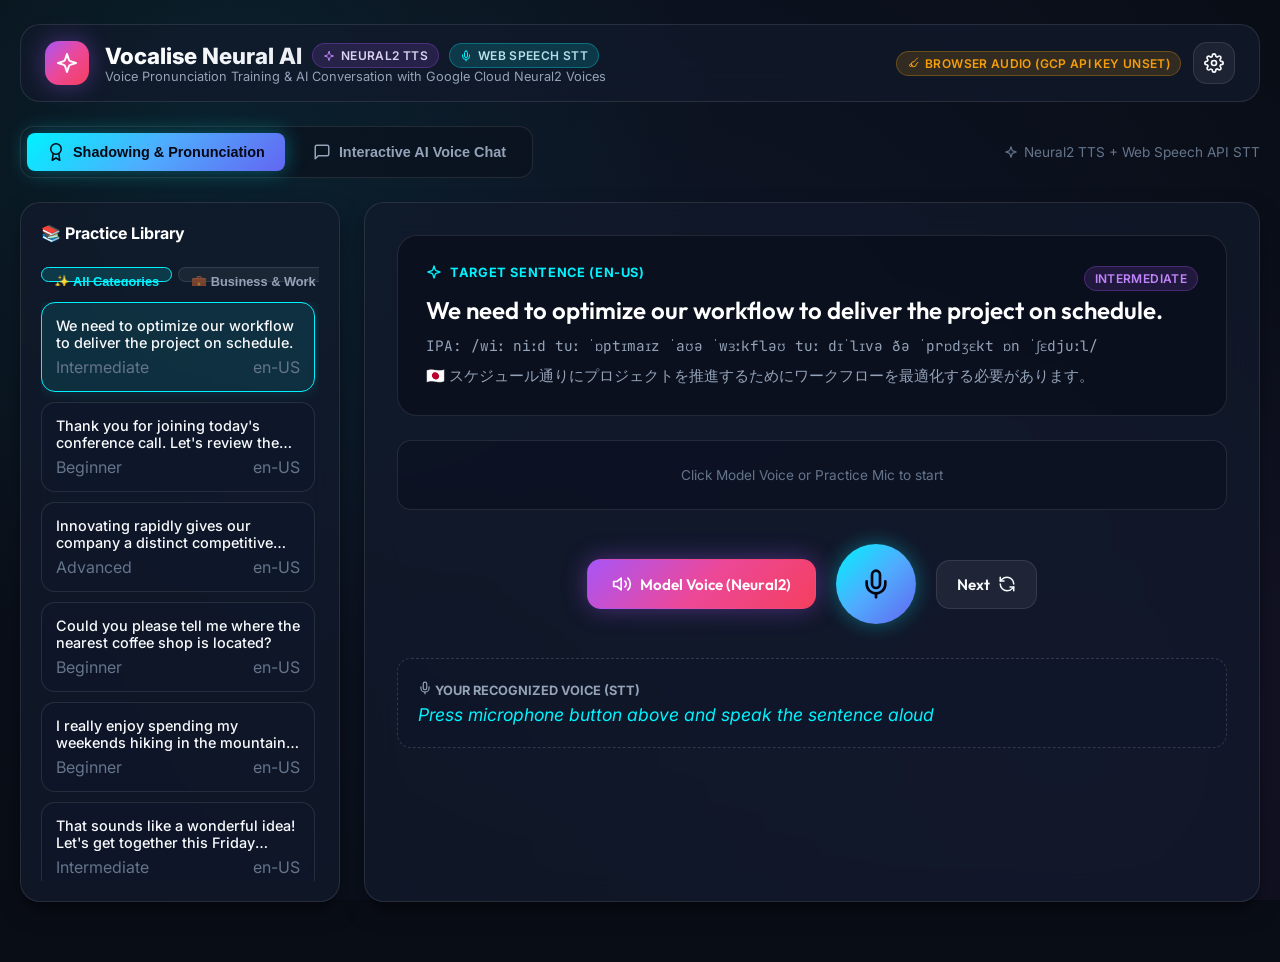
<file: vocalise-neural-app/index.html>
<!DOCTYPE html>
<html lang="ja">
<head>
  <meta charset="UTF-8" />
  <meta name="viewport" content="width=device-width, initial-scale=1.0" />
  <title>Vocalise Neural AI - Voice Practice & AI Conversation (Neural2 TTS + Web Speech STT)</title>
  <meta name="description" content="AI Voice Practice and Shadowing App combining Web Speech API Speech-to-Text and Google Cloud Neural2 Text-to-Speech voices." />

  <!-- Stylesheets -->
  <link rel="stylesheet" href="styles/main.css" />
  <link rel="stylesheet" href="styles/components.css" />

  <!-- Favicon -->
  <link rel="icon" type="image/svg+xml" href="data:image/svg+xml,<svg xmlns='http://www.w3.org/2000/svg' viewBox='0 0 24 24' fill='%2300f2fe'><path d='M12 2a3 3 0 0 0-3 3v7a3 3 0 0 0 6 0V5a3 3 0 0 0-3-3z'/><path d='M19 10v2a7 7 0 0 1-14 0v-2'/></svg>" />
</head>
<body>
  <div id="app"></div>

  <!-- ES Module Application -->
  <script type="module" src="js/app.js"></script>
</body>
</html>
</file>
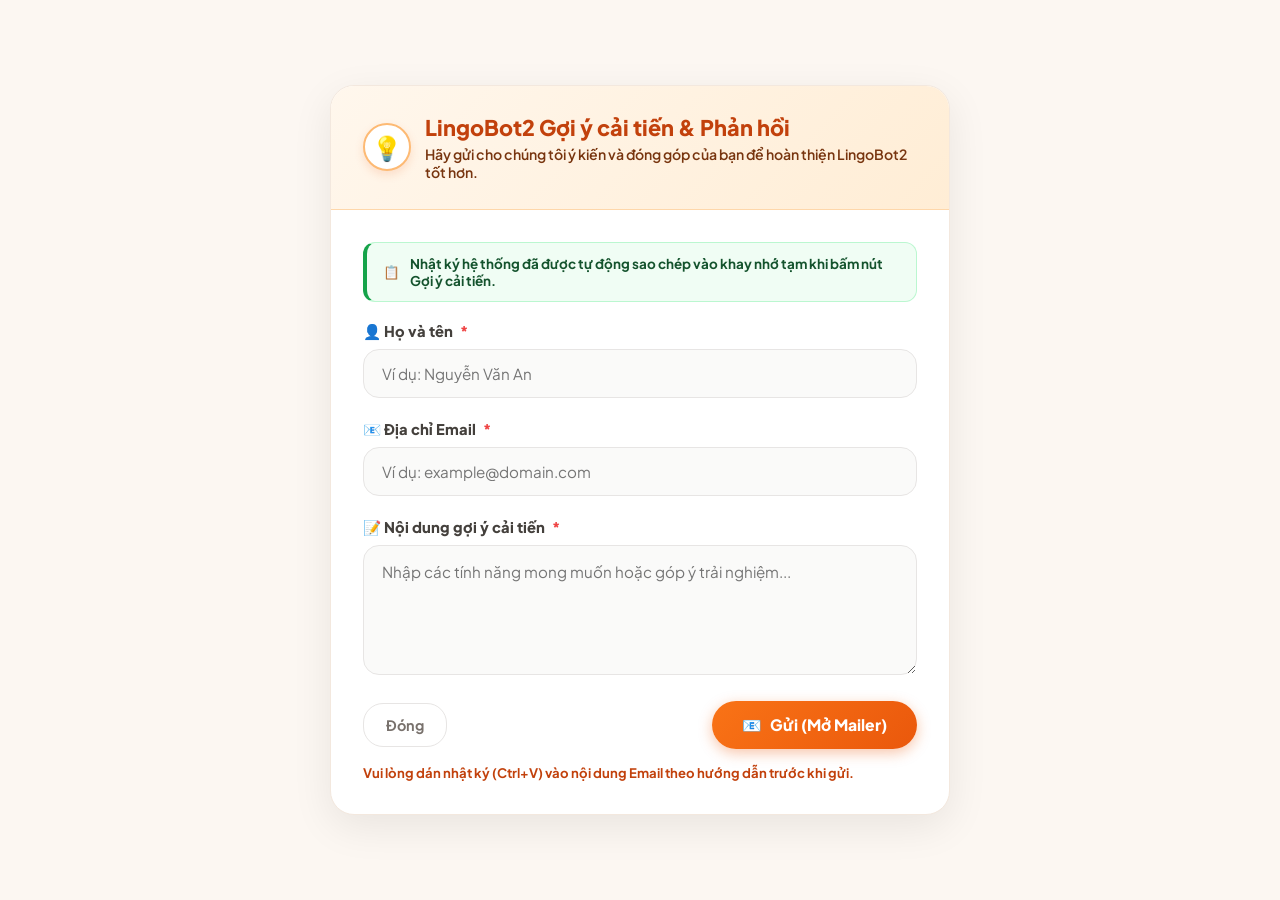
<file: public/feedback.html>
<!DOCTYPE html>
<html lang="ja">
<head>
    <meta charset="UTF-8">
    <meta name="viewport" content="width=device-width, initial-scale=1.0">
    <title>LingoBot2 - 改善提案 / Feedback</title>
    <link rel="preconnect" href="https://fonts.googleapis.com">
    <link rel="preconnect" href="https://fonts.gstatic.com" crossorigin>
    <link href="https://fonts.googleapis.com/css2?family=Plus+Jakarta+Sans:wght@400;500;600;700;800&display=swap" rel="stylesheet">
    <style>
        * {
            box-sizing: border-box;
            margin: 0;
            padding: 0;
        }
        body {
            font-family: 'Plus Jakarta Sans', -apple-system, BlinkMacSystemFont, sans-serif;
            background-color: #fcf7f2;
            color: #1c1917;
            display: flex;
            justify-content: center;
            align-items: center;
            min-height: 100vh;
            padding: 20px;
        }
        .feedback-card {
            background: #ffffff;
            width: 100%;
            max-width: 620px;
            border-radius: 24px;
            box-shadow: 0 12px 40px rgba(0, 0, 0, 0.08);
            border: 1px solid #f3e8de;
            overflow: hidden;
        }
        .feedback-header {
            background: linear-gradient(135deg, #fff7ed, #ffedd5);
            padding: 28px 32px;
            border-bottom: 1px solid #fed7aa;
            display: flex;
            align-items: center;
            gap: 14px;
        }
        .brand-icon {
            width: 48px;
            height: 48px;
            border-radius: 50%;
            background: #ffffff;
            border: 2px solid #fdba74;
            display: flex;
            align-items: center;
            justify-content: center;
            font-size: 1.5rem;
            box-shadow: 0 4px 10px rgba(234, 88, 12, 0.15);
            flex-shrink: 0;
        }
        .header-title-group h1 {
            font-size: 1.35rem;
            font-weight: 800;
            color: #c2410c;
        }
        .header-title-group p {
            font-size: 0.88rem;
            color: #78350f;
            margin-top: 4px;
            font-weight: 600;
        }
        .feedback-body {
            padding: 32px;
        }
        .form-group {
            margin-bottom: 22px;
        }
        .form-label {
            display: block;
            font-size: 0.92rem;
            font-weight: 800;
            color: #44403c;
            margin-bottom: 8px;
        }
        .form-label span.required {
            color: #ef4444;
            margin-left: 4px;
        }
        .form-input, .form-textarea {
            width: 100%;
            padding: 14px 18px;
            border-radius: 16px;
            border: 1.5px solid #e7e5e4;
            background: #fafaf9;
            font-family: inherit;
            font-size: 0.95rem;
            color: #1c1917;
            outline: none;
            transition: all 0.2s ease;
        }
        .form-input:focus, .form-textarea:focus {
            border-color: #ea580c;
            background: #ffffff;
            box-shadow: 0 0 0 4px rgba(234, 88, 12, 0.12);
        }
        .form-textarea {
            resize: vertical;
            min-height: 130px;
            line-height: 1.6;
        }
        .log-attach-badge {
            background: #f0fdf4;
            border: 1px solid #bbf7d0;
            border-left: 4px solid #16a34a;
            border-radius: 12px;
            padding: 12px 16px;
            font-size: 0.84rem;
            color: #14532d;
            font-weight: 700;
            margin-bottom: 20px;
            display: flex;
            align-items: center;
            gap: 10px;
        }
        .feedback-footer {
            display: flex;
            justify-content: space-between;
            align-items: center;
            margin-top: 10px;
        }
        .btn-submit {
            padding: 14px 30px;
            border-radius: 24px;
            border: none;
            background: linear-gradient(135deg, #f97316, #ea580c);
            color: #ffffff;
            font-family: inherit;
            font-size: 0.98rem;
            font-weight: 800;
            cursor: pointer;
            box-shadow: 0 4px 14px rgba(234, 88, 12, 0.35);
            transition: all 0.2s ease;
            display: inline-flex;
            align-items: center;
            gap: 8px;
        }
        .btn-submit:hover {
            transform: translateY(-2px);
            box-shadow: 0 6px 20px rgba(234, 88, 12, 0.45);
        }
        .btn-close {
            padding: 12px 22px;
            border-radius: 20px;
            border: 1.5px solid #e7e5e4;
            background: #ffffff;
            color: #78716c;
            font-family: inherit;
            font-size: 0.9rem;
            font-weight: 700;
            cursor: pointer;
            transition: all 0.2s ease;
        }
        .btn-close:hover {
            background: #f5f5f4;
            color: #44403c;
        }
        .notice-text {
            font-size: 0.82rem;
            color: #c2410c;
            margin-top: 14px;
            line-height: 1.5;
            font-weight: 700;
        }
    </style>
</head>
<body>
    <div class="feedback-card">
        <header class="feedback-header">
            <div class="brand-icon">💡</div>
            <div class="header-title-group">
                <h1 id="txtTitle">LingoBot2 改善提案・フィードバック</h1>
                <p id="txtSub">より使いやすいアプリを目指して、ご意見・ご要望をお聞かせください。</p>
            </div>
        </header>

        <main class="feedback-body">
            <form id="feedbackForm" onsubmit="handleFeedbackSubmit(event)">
                <!-- Auto Log Clipboard Badge -->
                <div class="log-attach-badge">
                    <span>📋</span>
                    <span id="txtLogBadge">動作ログは「改善提案」ボタン押下時にクリップボードへ自動コピーされています。</span>
                </div>

                <div class="form-group">
                    <label class="form-label" for="userName"><span id="lblUserName">👤 お名前</span> <span class="required">*</span></label>
                    <input type="text" id="userName" class="form-input" placeholder="例: 山田 太郎" required />
                </div>

                <div class="form-group">
                    <label class="form-label" for="userEmail"><span id="lblUserEmail">📧 メールアドレス</span> <span class="required">*</span></label>
                    <input type="email" id="userEmail" class="form-input" placeholder="例: example@domain.com" required />
                </div>

                <div class="form-group">
                    <label class="form-label" for="feedbackContent"><span id="lblContent">📝 改善提案内容</span> <span class="required">*</span></label>
                    <textarea id="feedbackContent" class="form-textarea" placeholder="機能の要望や使いづらい点など、ご自由にご記入ください..." required></textarea>
                </div>

                <div class="feedback-footer">
                    <button type="button" class="btn-close" id="btnClose" onclick="window.close()">閉じる</button>
                    <button type="submit" class="btn-submit" id="btnSubmit">
                        <span>📧</span> <span id="txtSubmitBtn">送信 (メーラー起動)</span>
                    </button>
                </div>

                <p class="notice-text" id="txtNotice">
                    指示にしたがってログを本文に貼り付けてから送ってください。
                </p>
            </form>
        </main>
    </div>

    <script>
        // Multi-language dictionary strictly matching LingoBot2 System UI Language
        const i18nFeedback = {
            "tiếng Nhật": {
                title: "LingoBot2 改善提案・フィードバック",
                sub: "より使いやすいアプリを目指して、ご意見・ご要望をお聞かせください。",
                logBadge: "動作ログは「改善提案」ボタン押下時にクリップボードへ自動コピーされています。",
                lblName: "👤 お名前",
                phName: "例: 山田 太郎",
                lblEmail: "📧 メールアドレス",
                phEmail: "例: example@domain.com",
                lblContent: "📝 改善提案内容",
                phContent: "機能の要望や使いづらい点など、ご自由にご記入ください...",
                btnClose: "閉じる",
                btnSubmit: "送信 (メーラー起動)",
                notice: "指示にしたがってログを本文に貼り付けてから送ってください。",
                placeholderLog: "<-----ここにCtrl＋Vでログをコピーしてください----->"
            },
            "tiếng Việt": {
                title: "LingoBot2 Gợi ý cải tiến & Phản hồi",
                sub: "Hãy gửi cho chúng tôi ý kiến và đóng góp của bạn để hoàn thiện LingoBot2 tốt hơn.",
                logBadge: "Nhật ký hệ thống đã được tự động sao chép vào khay nhớ tạm khi bấm nút Gợi ý cải tiến.",
                lblName: "👤 Họ và tên",
                phName: "Ví dụ: Nguyễn Văn An",
                lblEmail: "📧 Địa chỉ Email",
                phEmail: "Ví dụ: example@domain.com",
                lblContent: "📝 Nội dung gợi ý cải tiến",
                phContent: "Nhập các tính năng mong muốn hoặc góp ý trải nghiệm...",
                btnClose: "Đóng",
                btnSubmit: "Gửi (Mở Mailer)",
                notice: "Vui lòng dán nhật ký (Ctrl+V) vào nội dung Email theo hướng dẫn trước khi gửi.",
                placeholderLog: "<-----Vui lòng Ctrl+V dán nhật ký vào đây----->"
            },
            "tiếng Anh": {
                title: "LingoBot2 Feedback & Suggestions",
                sub: "Help us make LingoBot2 better by sharing your feedback and suggestions.",
                logBadge: "System log has been automatically copied to clipboard when clicking Feedback button.",
                lblName: "👤 Full Name",
                phName: "e.g. John Smith",
                lblEmail: "📧 Email Address",
                phEmail: "e.g. example@domain.com",
                lblContent: "📝 Suggestion / Feedback Details",
                phContent: "Feel free to share feature requests or issues you experienced...",
                btnClose: "Close",
                btnSubmit: "Send (Launch Mailer)",
                notice: "Please paste the log (Ctrl+V) into the email body as instructed before sending.",
                placeholderLog: "<-----Please press Ctrl+V to paste the log here----->"
            }
        };

        // Get language parameter or fallback to localStorage
        function getUiLanguage() {
            const urlParams = new URLSearchParams(window.location.search);
            let lang = urlParams.get('lang');
            if (!lang) {
                lang = localStorage.getItem("lingobot_ui_lang");
            }
            if (lang && i18nFeedback[lang]) return lang;
            return "tiếng Nhật"; // Default to Japanese if system language is JP
        }

        // Apply UI text matching system language
        function applyLanguageUi() {
            const lang = getUiLanguage();
            const dict = i18nFeedback[lang] || i18nFeedback["tiếng Nhật"];

            document.getElementById("txtTitle").textContent = dict.title;
            document.getElementById("txtSub").textContent = dict.sub;
            document.getElementById("txtLogBadge").textContent = dict.logBadge;
            document.getElementById("lblUserName").textContent = dict.lblName;
            document.getElementById("userName").placeholder = dict.phName;
            document.getElementById("lblUserEmail").textContent = dict.lblEmail;
            document.getElementById("userEmail").placeholder = dict.phEmail;
            document.getElementById("lblContent").textContent = dict.lblContent;
            document.getElementById("feedbackContent").placeholder = dict.phContent;
            document.getElementById("btnClose").textContent = dict.btnClose;
            document.getElementById("txtSubmitBtn").textContent = dict.btnSubmit;
            document.getElementById("txtNotice").textContent = dict.notice;
        }

        function handleFeedbackSubmit(event) {
            event.preventDefault();

            const lang = getUiLanguage();
            const dict = i18nFeedback[lang] || i18nFeedback["tiếng Nhật"];

            const name = document.getElementById("userName").value.trim();
            const email = document.getElementById("userEmail").value.trim();
            const content = document.getElementById("feedbackContent").value.trim();

            if (!name || !email || !content) {
                alert("Vui lòng nhập đầy đủ thông tin / すべての項目を入力してください。");
                return;
            }

            // Construct mailto URL with feedback content and clipboard paste instruction
            const recipient = "support@example.com";
            const subject = encodeURIComponent(`[LingoBot2] 改善提案・フィードバック (${name}様)`);
            const placeholderText = dict.placeholderLog || "<-----ここにCtrl＋Vでログをコピーしてください----->";

            const bodyText = `【LingoBot2 改善提案・フィードバック / Feedback】

■ お名前 / Name: ${name}
■ メールアドレス / Email: ${email}

■ 改善提案内容 / Details:
${content}

--------------------------------------------------
🖥️ システム動作ログ (System Logs):
${placeholderText}
--------------------------------------------------
送信日時: ${new Date().toLocaleString()}
`;

            const body = encodeURIComponent(bodyText);
            const mailtoUrl = `mailto:${recipient}?subject=${subject}&body=${body}`;

            // Launch default mail client
            window.location.href = mailtoUrl;
        }

        document.addEventListener("DOMContentLoaded", applyLanguageUi);
    </script>
</body>
</html>
</file>
<file: vocalise-neural-app/styles/main.css>
/* Vocalise Neural AI - Main Design System & CSS Variables */
@import url('https://fonts.googleapis.com/css2?family=Inter:wght@300;400;500;600;700&family=Outfit:wght@400;500;600;700;800&family=JetBrains+Mono:wght@400;500;600&display=swap');

:root {
  /* Color Palette - Premium Cyber Dark */
  --bg-dark: #090d16;
  --bg-card: rgba(18, 26, 43, 0.75);
  --bg-card-hover: rgba(26, 37, 60, 0.85);
  --bg-card-active: rgba(33, 47, 76, 0.9);
  --bg-glass: rgba(15, 23, 42, 0.65);
  --border-glass: rgba(255, 255, 255, 0.1);
  --border-glass-glow: rgba(0, 242, 254, 0.3);

  /* Brand Accents */
  --accent-cyan: #00f2fe;
  --accent-blue: #4facfe;
  --accent-purple: #8b5cf6;
  --accent-pink: #ec4899;
  --accent-emerald: #10b981;
  --accent-amber: #f59e0b;
  --accent-rose: #f43f5e;

  /* Gradients */
  --grad-primary: linear-gradient(135deg, #00f2fe 0%, #4facfe 50%, #6366f1 100%);
  --grad-neural: linear-gradient(135deg, #a855f7 0%, #ec4899 50%, #f43f5e 100%);
  --grad-success: linear-gradient(135deg, #10b981 0%, #059669 100%);
  --grad-dark-surface: linear-gradient(180deg, rgba(20, 30, 50, 0.8) 0%, rgba(10, 15, 28, 0.95) 100%);
  --grad-text: linear-gradient(135deg, #ffffff 0%, #cbd5e1 100%);
  --grad-text-glow: linear-gradient(135deg, #ffffff 0%, #00f2fe 100%);

  /* Text Colors */
  --text-main: #f8fafc;
  --text-muted: #94a3b8;
  --text-dim: #64748b;
  --text-bright: #ffffff;

  /* Shadows & Glows */
  --shadow-sm: 0 4px 6px -1px rgba(0, 0, 0, 0.3);
  --shadow-lg: 0 10px 25px -5px rgba(0, 0, 0, 0.5), 0 8px 10px -6px rgba(0, 0, 0, 0.3);
  --glow-cyan: 0 0 20px rgba(0, 242, 254, 0.35);
  --glow-purple: 0 0 25px rgba(168, 85, 247, 0.4);
  --glow-recording: 0 0 30px rgba(244, 63, 94, 0.5);

  /* Fonts */
  --font-heading: 'Outfit', -apple-system, BlinkMacSystemFont, sans-serif;
  --font-body: 'Inter', -apple-system, BlinkMacSystemFont, sans-serif;
  --font-mono: 'JetBrains Mono', monospace;

  /* Layout */
  --radius-sm: 8px;
  --radius-md: 14px;
  --radius-lg: 20px;
  --radius-full: 9999px;

  --transition-fast: 0.15s ease;
  --transition-normal: 0.25s cubic-bezier(0.4, 0, 0.2, 1);
  --transition-bounce: 0.4s cubic-bezier(0.34, 1.56, 0.64, 1);
}

/* Reset & Global */
*, *::before, *::after {
  box-sizing: border-box;
  margin: 0;
  padding: 0;
}

body {
  font-family: var(--font-body);
  background-color: var(--bg-dark);
  color: var(--text-main);
  min-height: 100vh;
  overflow-x: hidden;
  background-image: 
    radial-gradient(circle at 15% 15%, rgba(0, 242, 254, 0.08) 0%, transparent 40%),
    radial-gradient(circle at 85% 85%, rgba(168, 85, 247, 0.08) 0%, transparent 40%),
    radial-gradient(circle at 50% 50%, rgba(15, 23, 42, 0.9) 0%, #090d16 100%);
  background-attachment: fixed;
  -webkit-font-smoothing: antialiased;
}

/* Typography */
h1, h2, h3, h4, h5, h6 {
  font-family: var(--font-heading);
  letter-spacing: -0.02em;
  color: var(--text-bright);
}

/* Scrollbar */
::-webkit-scrollbar {
  width: 8px;
  height: 8px;
}
::-webkit-scrollbar-track {
  background: rgba(15, 23, 42, 0.5);
}
::-webkit-scrollbar-thumb {
  background: rgba(255, 255, 255, 0.15);
  border-radius: 4px;
}
::-webkit-scrollbar-thumb:hover {
  background: rgba(0, 242, 254, 0.4);
}

/* Glass Panels */
.glass-panel {
  background: var(--bg-card);
  backdrop-filter: blur(16px);
  -webkit-backdrop-filter: blur(16px);
  border: 1px solid var(--border-glass);
  border-radius: var(--radius-lg);
  box-shadow: var(--shadow-lg);
  transition: border-color var(--transition-normal), box-shadow var(--transition-normal);
}

.glass-panel:hover {
  border-color: rgba(255, 255, 255, 0.18);
}

/* Container */
.app-container {
  max-width: 1280px;
  margin: 0 auto;
  padding: 24px 20px 60px 20px;
  display: flex;
  flex-direction: column;
  gap: 24px;
  min-height: 100vh;
}

/* Buttons */
.btn {
  display: inline-flex;
  align-items: center;
  justify-content: center;
  gap: 8px;
  padding: 10px 20px;
  font-family: var(--font-heading);
  font-weight: 600;
  font-size: 0.95rem;
  border-radius: var(--radius-md);
  border: 1px solid transparent;
  cursor: pointer;
  transition: all var(--transition-normal);
  user-select: none;
  text-decoration: none;
}

.btn-primary {
  background: var(--grad-primary);
  color: #040814;
  box-shadow: var(--glow-cyan);
}
.btn-primary:hover {
  transform: translateY(-2px);
  filter: brightness(1.1);
  box-shadow: 0 0 25px rgba(0, 242, 254, 0.6);
}
.btn-primary:active {
  transform: translateY(0);
}

.btn-neural {
  background: var(--grad-neural);
  color: #ffffff;
  box-shadow: var(--glow-purple);
}
.btn-neural:hover {
  transform: translateY(-2px);
  filter: brightness(1.15);
  box-shadow: 0 0 30px rgba(168, 85, 247, 0.6);
}

.btn-secondary {
  background: rgba(255, 255, 255, 0.06);
  color: var(--text-main);
  border: 1px solid var(--border-glass);
}
.btn-secondary:hover {
  background: rgba(255, 255, 255, 0.12);
  border-color: rgba(255, 255, 255, 0.25);
  color: var(--text-bright);
}

.btn-icon {
  padding: 10px;
  border-radius: var(--radius-md);
  aspect-ratio: 1;
}

/* Badge */
.badge {
  display: inline-flex;
  align-items: center;
  gap: 6px;
  padding: 4px 10px;
  border-radius: var(--radius-full);
  font-size: 0.75rem;
  font-weight: 600;
  letter-spacing: 0.03em;
  text-transform: uppercase;
}
.badge-neural {
  background: rgba(168, 85, 247, 0.15);
  color: #c084fc;
  border: 1px solid rgba(168, 85, 247, 0.3);
}
.badge-stt {
  background: rgba(0, 242, 254, 0.15);
  color: var(--accent-cyan);
  border: 1px solid rgba(0, 242, 254, 0.3);
}
.badge-active {
  background: rgba(16, 185, 129, 0.15);
  color: var(--accent-emerald);
  border: 1px solid rgba(16, 185, 129, 0.3);
}
.badge-warning {
  background: rgba(245, 158, 11, 0.15);
  color: var(--accent-amber);
  border: 1px solid rgba(245, 158, 11, 0.3);
}

/* Form Controls */
.form-group {
  display: flex;
  flex-direction: column;
  gap: 8px;
}

.form-label {
  font-size: 0.85rem;
  font-weight: 600;
  color: var(--text-muted);
  display: flex;
  justify-content: space-between;
}

.form-input, .form-select {
  width: 100%;
  padding: 12px 16px;
  background: rgba(10, 15, 28, 0.7);
  border: 1px solid var(--border-glass);
  border-radius: var(--radius-md);
  color: var(--text-main);
  font-family: var(--font-body);
  font-size: 0.95rem;
  transition: all var(--transition-fast);
  outline: none;
}
.form-input:focus, .form-select:focus {
  border-color: var(--accent-cyan);
  box-shadow: 0 0 0 3px rgba(0, 242, 254, 0.15);
}

/* Sliders */
input[type="range"] {
  -webkit-appearance: none;
  appearance: none;
  width: 100%;
  height: 6px;
  background: rgba(255, 255, 255, 0.15);
  border-radius: 3px;
  outline: none;
}
input[type="range"]::-webkit-slider-thumb {
  -webkit-appearance: none;
  appearance: none;
  width: 18px;
  height: 18px;
  border-radius: 50%;
  background: var(--accent-cyan);
  box-shadow: 0 0 10px var(--accent-cyan);
  cursor: pointer;
  transition: transform 0.1s ease;
}
input[type="range"]::-webkit-slider-thumb:hover {
  transform: scale(1.2);
}
</file>
<file: vocalise-neural-app/styles/components.css>
/* Component Specific Styling */

/* Header */
.app-header {
  display: flex;
  justify-content: space-between;
  align-items: center;
  padding: 16px 24px;
  background: var(--bg-card);
  backdrop-filter: blur(20px);
  border: 1px solid var(--border-glass);
  border-radius: var(--radius-lg);
}

.brand-section {
  display: flex;
  align-items: center;
  gap: 16px;
}

.brand-logo {
  width: 44px;
  height: 44px;
  background: var(--grad-neural);
  border-radius: var(--radius-md);
  display: flex;
  align-items: center;
  justify-content: center;
  color: white;
  box-shadow: var(--glow-purple);
}

.brand-title {
  font-size: 1.4rem;
  font-weight: 800;
  background: var(--grad-text);
  -webkit-background-clip: text;
  -webkit-text-fill-color: transparent;
  display: flex;
  align-items: center;
  gap: 10px;
}

.brand-subtitle {
  font-size: 0.8rem;
  color: var(--text-muted);
}

.header-actions {
  display: flex;
  align-items: center;
  gap: 12px;
}

/* Navigation Tabs */
.nav-tabs {
  display: flex;
  gap: 8px;
  background: rgba(10, 15, 28, 0.6);
  padding: 6px;
  border-radius: var(--radius-md);
  border: 1px solid var(--border-glass);
  width: fit-content;
}

.nav-tab {
  padding: 10px 20px;
  border-radius: var(--radius-sm);
  font-weight: 600;
  font-size: 0.9rem;
  color: var(--text-muted);
  background: transparent;
  border: none;
  cursor: pointer;
  transition: all var(--transition-fast);
  display: flex;
  align-items: center;
  gap: 8px;
}

.nav-tab:hover {
  color: var(--text-main);
}

.nav-tab.active {
  background: var(--grad-primary);
  color: #040814;
  box-shadow: var(--glow-cyan);
}

/* Shadowing Section */
.shadowing-layout {
  display: grid;
  grid-template-columns: 320px 1fr;
  gap: 24px;
}

@media (max-width: 900px) {
  .shadowing-layout {
    grid-template-columns: 1fr;
  }
}

/* Sentence List Sidebar */
.sentence-sidebar {
  display: flex;
  flex-direction: column;
  gap: 16px;
  max-height: calc(100vh - 200px);
}

.category-selector {
  display: flex;
  gap: 6px;
  overflow-x: auto;
  padding-bottom: 4px;
}

.category-chip {
  padding: 6px 12px;
  border-radius: var(--radius-full);
  font-size: 0.8rem;
  font-weight: 600;
  white-space: nowrap;
  background: rgba(255, 255, 255, 0.05);
  border: 1px solid var(--border-glass);
  color: var(--text-muted);
  cursor: pointer;
  transition: all var(--transition-fast);
}

.category-chip.active, .category-chip:hover {
  background: rgba(0, 242, 254, 0.15);
  color: var(--accent-cyan);
  border-color: var(--accent-cyan);
}

.sentence-list {
  display: flex;
  flex-direction: column;
  gap: 10px;
  overflow-y: auto;
  padding-right: 4px;
}

.sentence-item {
  padding: 14px;
  border-radius: var(--radius-md);
  background: rgba(15, 23, 42, 0.5);
  border: 1px solid var(--border-glass);
  cursor: pointer;
  transition: all var(--transition-fast);
}

.sentence-item:hover {
  background: rgba(255, 255, 255, 0.05);
  border-color: rgba(0, 242, 254, 0.3);
}

.sentence-item.active {
  background: rgba(0, 242, 254, 0.1);
  border-color: var(--accent-cyan);
  box-shadow: 0 0 15px rgba(0, 242, 254, 0.15);
}

.sentence-item-text {
  font-size: 0.9rem;
  font-weight: 500;
  margin-bottom: 6px;
  display: -webkit-box;
  -webkit-line-clamp: 2;
  line-clamp: 2;
  -webkit-box-orient: vertical;
  overflow: hidden;
}

.sentence-item-meta {
  display: flex;
  justify-content: space-between;
  align-size: 0.75rem;
  color: var(--text-dim);
}

/* Practice Card */
.practice-card {
  display: flex;
  flex-direction: column;
  gap: 24px;
  padding: 32px;
}

.target-sentence-box {
  background: rgba(10, 15, 28, 0.8);
  border: 1px solid var(--border-glass);
  border-radius: var(--radius-lg);
  padding: 28px;
  position: relative;
}

.target-label {
  font-size: 0.8rem;
  font-weight: 700;
  text-transform: uppercase;
  letter-spacing: 0.05em;
  color: var(--accent-cyan);
  margin-bottom: 12px;
  display: flex;
  align-items: center;
  gap: 8px;
}

.target-text {
  font-family: var(--font-heading);
  font-size: 1.5rem;
  font-weight: 600;
  line-height: 1.5;
  color: var(--text-bright);
}

.target-phonetic {
  margin-top: 8px;
  font-size: 0.9rem;
  font-family: var(--font-mono);
  color: var(--text-muted);
}

/* Action Bar */
.action-controls {
  display: flex;
  align-items: center;
  justify-content: center;
  gap: 20px;
  margin: 10px 0;
}

/* Mic Recording Button */
.mic-button {
  width: 80px;
  height: 80px;
  border-radius: 50%;
  background: var(--grad-primary);
  border: none;
  color: #040814;
  display: flex;
  align-items: center;
  justify-content: center;
  cursor: pointer;
  position: relative;
  box-shadow: var(--glow-cyan);
  transition: all var(--transition-bounce);
}

.mic-button:hover {
  transform: scale(1.08);
}

.mic-button.recording {
  background: var(--grad-neural);
  color: white;
  box-shadow: var(--glow-recording);
  animation: pulseGlow 1.5s infinite alternate;
}

@keyframes pulseGlow {
  0% {
    box-shadow: 0 0 20px rgba(244, 63, 94, 0.6);
  }
  100% {
    box-shadow: 0 0 45px rgba(244, 63, 94, 0.9);
  }
}

/* Live Transcript Box */
.live-transcript-container {
  background: rgba(15, 23, 42, 0.6);
  border: 1px dashed rgba(255, 255, 255, 0.15);
  border-radius: var(--radius-md);
  padding: 20px;
  min-height: 90px;
  display: flex;
  flex-direction: column;
  justify-content: center;
}

.transcript-interim {
  color: var(--accent-cyan);
  font-style: italic;
  font-size: 1.1rem;
}

.transcript-final {
  color: var(--text-bright);
  font-size: 1.2rem;
  font-weight: 500;
}

/* Pronunciation Diff Card */
.score-result-panel {
  display: flex;
  flex-direction: column;
  gap: 16px;
  padding: 24px;
  background: rgba(16, 24, 40, 0.85);
  border: 1px solid rgba(16, 185, 129, 0.3);
  border-radius: var(--radius-lg);
  animation: fadeIn 0.3s ease;
}

.score-header {
  display: flex;
  align-items: center;
  justify-content: space-between;
}

.score-badge {
  font-family: var(--font-heading);
  font-size: 2.2rem;
  font-weight: 800;
  color: var(--accent-emerald);
}

.word-diff-container {
  display: flex;
  flex-wrap: wrap;
  gap: 8px;
  line-height: 1.8;
  font-size: 1.1rem;
}

.diff-word {
  padding: 2px 8px;
  border-radius: var(--radius-sm);
  font-weight: 600;
}

.diff-correct {
  background: rgba(16, 185, 129, 0.2);
  color: #34d399;
  border: 1px solid rgba(16, 185, 129, 0.4);
}

.diff-missing {
  background: rgba(244, 63, 94, 0.2);
  color: #fb7185;
  border: 1px solid rgba(244, 63, 94, 0.4);
  text-decoration: line-through;
}

.diff-extra {
  background: rgba(245, 158, 11, 0.2);
  color: #fbbf24;
  border: 1px solid rgba(245, 158, 11, 0.4);
}

/* Voice Chat Section */
.chat-container {
  display: flex;
  flex-direction: column;
  height: 620px;
  border-radius: var(--radius-lg);
}

.chat-messages {
  flex: 1;
  overflow-y: auto;
  padding: 24px;
  display: flex;
  flex-direction: column;
  gap: 16px;
}

.chat-bubble {
  max-width: 75%;
  padding: 16px 20px;
  border-radius: var(--radius-lg);
  font-size: 1rem;
  line-height: 1.5;
  position: relative;
  animation: fadeIn 0.25s ease;
}

.chat-bubble.user {
  align-self: flex-end;
  background: var(--grad-primary);
  color: #040814;
  border-bottom-right-radius: 4px;
  font-weight: 500;
}

.chat-bubble.ai {
  align-self: flex-start;
  background: rgba(26, 37, 60, 0.9);
  color: var(--text-main);
  border: 1px solid var(--border-glass);
  border-bottom-left-radius: 4px;
}

.chat-bubble-meta {
  display: flex;
  align-items: center;
  justify-content: space-between;
  margin-top: 8px;
  font-size: 0.75rem;
  opacity: 0.7;
}

/* Modal Overlay */
.modal-overlay {
  position: fixed;
  inset: 0;
  background: rgba(4, 8, 20, 0.8);
  backdrop-filter: blur(12px);
  display: flex;
  align-items: center;
  justify-content: center;
  z-index: 100;
  animation: fadeIn 0.2s ease;
}

.modal-content {
  background: #0f172a;
  border: 1px solid var(--border-glass-glow);
  border-radius: var(--radius-lg);
  width: 90%;
  max-width: 560px;
  padding: 28px;
  display: flex;
  flex-direction: column;
  gap: 20px;
  box-shadow: var(--shadow-lg), var(--glow-cyan);
}

@keyframes fadeIn {
  from { opacity: 0; transform: translateY(8px); }
  to { opacity: 1; transform: translateY(0); }
}
</file>
